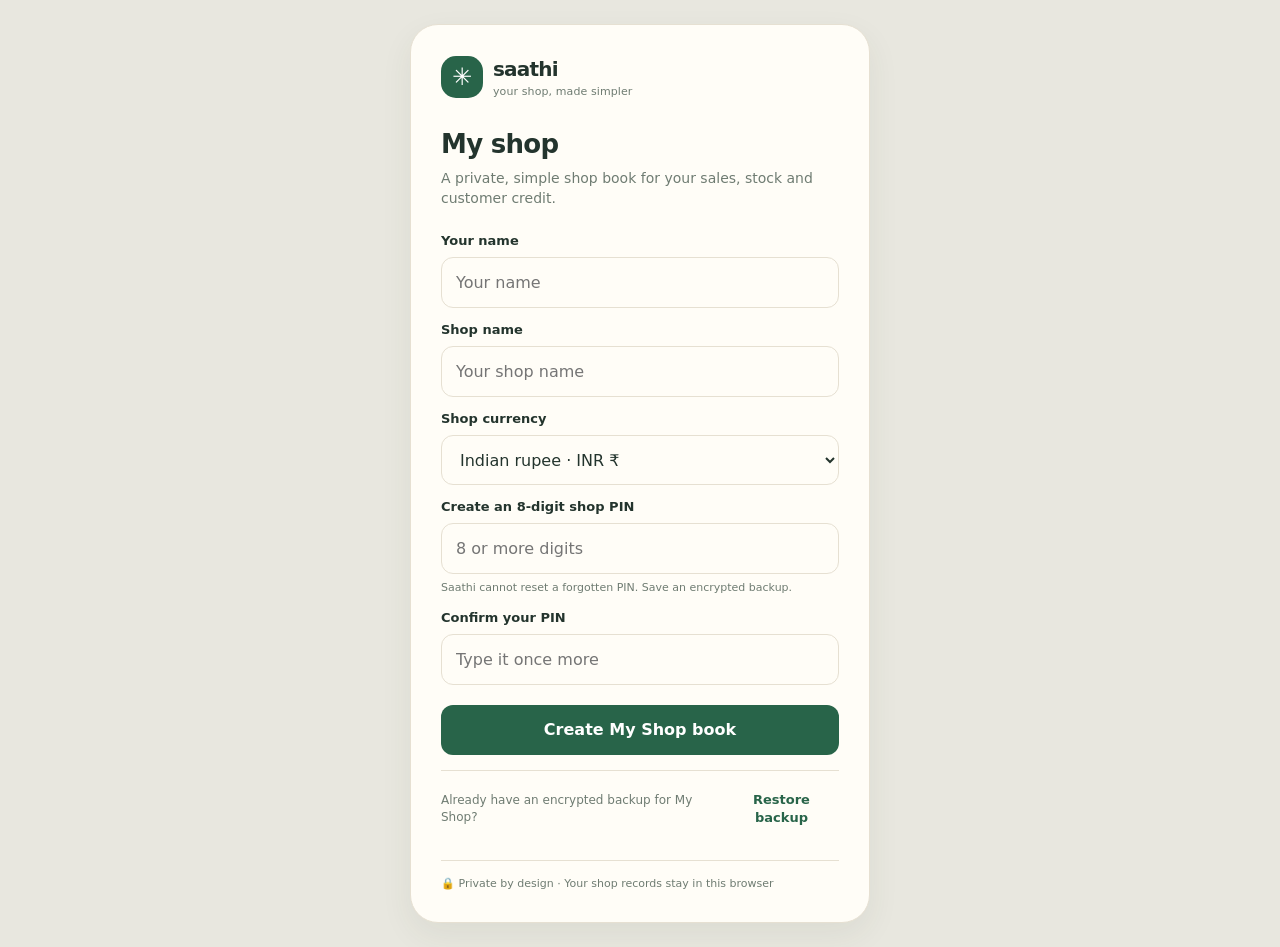
<file: index.html>
<!doctype html>
<html lang="en">
<head>
  <meta charset="utf-8">
  <meta name="viewport" content="width=device-width, initial-scale=1, viewport-fit=cover">
  <meta name="apple-mobile-web-app-capable" content="yes">
  <meta name="apple-mobile-web-app-status-bar-style" content="default">
  <meta name="theme-color" content="#f6f2e7">
  <meta name="description" content="A simple, private, phone-first shop book for sales, stock and customer credit.">
  <meta name="referrer" content="no-referrer">
  <meta http-equiv="Content-Security-Policy" content="default-src 'self'; script-src 'self'; style-src 'self' 'unsafe-inline'; img-src 'self' data:; font-src 'self'; connect-src 'self'; manifest-src 'self'; worker-src 'self'; object-src 'none'; base-uri 'self'; form-action 'self'">
  <meta http-equiv="Permissions-Policy" content="microphone=(self)">
  <title>Saathi — Your shop, made simpler</title>
  <link rel="manifest" href="./manifest.json">
  <link rel="icon" href="./icon.svg" type="image/svg+xml">
  <link rel="stylesheet" href="./styles.css">
</head>
<body>
  <div class="ambient ambient-one" aria-hidden="true"></div>
  <div class="ambient ambient-two" aria-hidden="true"></div>

  <main id="unlockScreen" class="gate-screen">
    <div class="gate-card">
      <a class="brand" href="#" aria-label="Saathi home"><span class="brand-mark">✳</span><span><b>saathi</b><small>your shop, made simpler</small></span></a>
      <div id="gateContent"></div>
      <p class="gate-foot">🔒 Private by design · Your shop records stay in this browser</p>
    </div>
  </main>

  <div id="app" class="app-shell hidden">
    <header class="topbar">
      <a class="brand compact" href="#home" aria-label="Saathi dashboard"><span class="brand-mark">✳</span><span><b>saathi</b><small id="shopLabel">My shop</small></span></a>
      <div class="top-actions">
        <button class="small-button language-top" id="languageTopButton" aria-label="Change language">हिन्दी</button>
        <button class="icon-button" id="dictateButton" aria-label="Dictate an entry" title="Dictate an entry">🎙</button>
        <button class="icon-button" id="themeButton" aria-label="Switch theme" title="Switch theme">◐</button>
        <button class="icon-button" id="lockButton" aria-label="Lock app" title="Lock app">♙</button>
      </div>
    </header>

    <main class="content">
      <section class="view active" id="view-home">
        <div class="welcome-row"><div><p class="eyebrow" id="todayLabel">TODAY</p><h1 id="greeting">Namaste, Satyam Bhaiya</h1><p class="muted" id="shopGreeting">A clear view of your shop, at a glance.</p></div><button class="avatar-button" id="profileButton" aria-label="Shop profile">SB</button></div>
        <div id="setupNudge" class="setup-nudge hidden"><span class="nudge-icon">✦</span><div><b>Let's set up your shop</b><p>Add your first item with its buying and selling price. Saathi can then show your real profit.</p></div><button class="text-button" data-go="stock">Set up <span aria-hidden="true">›</span></button></div>
        <div class="metrics">
          <article class="metric-card metric-primary"><span class="metric-icon">↗</span><span class="metric-label">Sales today</span><strong id="todaySales">₹0</strong><small id="salesCount">No sales yet</small></article>
          <article class="metric-card"><span class="metric-icon">◉</span><span class="metric-label">Gross profit</span><strong id="todayProfit">₹0</strong><small>Based on item costs you enter</small></article>
          <article class="metric-card"><span class="metric-icon">▤</span><span class="metric-label">Money customers owe</span><strong id="totalDue">₹0</strong><small id="dueCount">No open balances</small></article>
        </div>
        <div class="section-title"><div><p class="eyebrow">QUICK ACTIONS</p><h2>What do you need?</h2></div></div>
        <div class="actions-grid">
          <button class="action-tile sale-tile" id="saleAction"><span class="action-icon">＋</span><span><b>Record a sale</b><small>Cash or customer credit</small></span><span class="chevron">›</span></button>
          <button class="action-tile" id="paymentAction"><span class="action-icon payment-icon">₹</span><span><b>Record a payment</b><small>Customer paid back</small></span><span class="chevron">›</span></button>
          <button class="action-tile" data-go="stock"><span class="action-icon stock-icon">▦</span><span><b>Check stock</b><small id="lowStockNote">See what is running low</small></span><span class="chevron">›</span></button>
          <button class="action-tile" data-go="reports"><span class="action-icon report-icon">▥</span><span><b>Monthly report</b><small>Sales, cost and profit</small></span><span class="chevron">›</span></button>
        </div>
        <section class="panel today-panel"><div class="panel-head"><div><p class="eyebrow">SHOP PULSE</p><h2>Today so far</h2></div><span class="status-pill" id="todayStatus"><i></i> Saved in this browser</span></div><div id="homeActivity" class="activity-list"></div><div id="emptyActivity" class="empty-state"><span>☀</span><b>Your day starts here</b><p>Your sales and payments will appear here as you add them.</p></div></section>
        <div class="privacy-strip" id="privacyStrip"><span>🔒</span><span><b>Your shop book is private.</b> It is encrypted in this browser with your PIN. Another browser has its own copy.</span><button class="text-button" data-go="more">Details</button></div>
      </section>

      <section class="view" id="view-ledger">
        <div class="page-heading"><p class="eyebrow">MONEY IN & OUT</p><h1>Credit book</h1><p class="muted">Know who owes you and what has been paid.</p></div>
        <div class="summary-band"><span>Still to collect</span><b id="ledgerDue">₹0</b><small id="ledgerPeople">No open balances</small></div>
        <div class="panel"><div class="panel-head"><div><p class="eyebrow">CUSTOMERS</p><h2>Open balances</h2></div><button class="small-button" id="newCreditButton">＋ Add credit</button></div><div id="customerList" class="customer-list"></div><div id="emptyCustomers" class="empty-state"><span>◎</span><b>No credit recorded</b><p>When a customer takes goods and will pay later, record it as credit.</p></div></div>
        <div class="panel"><div class="panel-head"><div><p class="eyebrow">RECENT</p><h2>Shop entries</h2></div><select id="ledgerFilter" class="select-small" aria-label="Filter entries"><option value="all">Everything</option><option value="sale">Sales</option><option value="payment">Payments</option><option value="credit">Credit</option></select></div><div id="ledgerActivity" class="activity-list"></div><div id="emptyLedger" class="empty-state"><span>▤</span><b>Your entries will show here</b><p>Keep a simple record as you go.</p></div></div>
      </section>

      <section class="view" id="view-stock">
        <div class="page-heading"><p class="eyebrow">ITEMS & INVENTORY</p><h1>Your stock</h1><p class="muted">Keep prices and quantities up to date.</p></div>
        <div class="stock-banner"><span class="banner-symbol">✦</span><div><b id="stockSummary">Start with the items you sell most.</b><p>Enter what you pay and what you charge. Saathi estimates the profit for each sale.</p></div></div>
        <div class="panel"><div class="panel-head"><div><p class="eyebrow">YOUR LIST</p><h2>Shop items <span id="itemCount" class="count-badge">0</span></h2></div><button class="small-button" id="addItemButton">＋ Add item</button></div><div id="itemList" class="item-list"></div><div id="emptyItems" class="empty-state"><span>▦</span><b>No items yet</b><p>Add the products Satyam Bhaiya sells to see sales and profit by item.</p><button class="button primary" id="addFirstItem">Add first item</button></div></div>
        <p class="safe-note">Prices are only used for your shop book. Saathi does not send orders or change supplier prices.</p>
      </section>

      <section class="view" id="view-reports">
        <div class="page-heading"><p class="eyebrow">A CLEARER MONTH END</p><h1>Reports</h1><p class="muted">A simple summary to help you plan your month.</p></div>
        <div class="report-controls"><label for="reportMonth">Choose month</label><input type="month" id="reportMonth"></div>
        <div class="report-grid"><article class="report-stat"><span>Sales</span><b id="reportSales">₹0</b><small>Recorded sales</small></article><article class="report-stat"><span>Estimated cost</span><b id="reportCost">₹0</b><small>From costs entered</small></article><article class="report-stat highlight"><span>Gross profit</span><b id="reportProfit">₹0</b><small>Before rent and other expenses</small></article><article class="report-stat"><span>Credit still due</span><b id="reportDue">₹0</b><small>As of today</small></article></div>
        <div class="panel"><div class="panel-head"><div><p class="eyebrow">AT A GLANCE</p><h2>Sales by item</h2></div></div><div id="popularItems" class="bar-list"></div><div id="emptyPopular" class="empty-state"><span>▥</span><b>Your first sale will start the report</b><p>Reports use only the entries saved in this browser.</p></div></div>
        <div class="panel export-panel"><div class="export-icon">⇩</div><div><h2>Take your records with you</h2><p>Download a spreadsheet for your monthly budget, or save an encrypted backup for another time.</p></div><div class="export-actions"><button class="button secondary" id="csvButton">Download monthly CSV</button><button class="button secondary" id="backupButton">Save encrypted backup</button></div></div>
      </section>

      <section class="view" id="view-more">
        <div class="page-heading"><p class="eyebrow">YOUR SHOP, YOUR WAY</p><h1>More</h1><p class="muted">Settings, privacy and plans.</p></div>
        <div class="panel settings-panel hidden" id="sampleNote"><div class="panel-head"><div><p class="eyebrow">GETTING STARTED</p><h2>Review your shop details</h2></div><span class="lock-badge">Edit anytime</span></div><p class="small-copy">This shop book starts with example prices, stock, sales and customer balances so you can explore the app. Replace them with your actual shop records before relying on the totals.</p></div>
        <div class="panel settings-panel"><div class="panel-head"><div><p class="eyebrow">SHOP PROFILE</p><h2 id="profileTitle">Satyam Bhaiya's shop</h2></div><button class="small-button" id="editProfile">Edit</button></div><p class="muted small-copy" id="editionLabel">Personal shop setup</p></div>
        <div class="panel settings-panel"><div class="panel-head"><div><p class="eyebrow">DISPLAY</p><h2>Easy on the eyes</h2></div></div><div class="setting-row"><div class="setting-symbol">◐</div><div><b>Dark mode</b><small>Use a softer screen in low light</small></div><button class="switch" id="themeSwitch" role="switch" aria-checked="false" aria-label="Dark mode"><span></span></button></div><div class="setting-row"><div class="setting-symbol">अ</div><div><b>Language</b><small>English or हिन्दी</small></div><button class="small-button" id="languageButton">हिन्दी</button></div><div class="setting-row"><div class="setting-symbol">¤</div><div><b>Shop currency</b><small>Changing this does not convert older amounts</small></div><select class="select-small" id="currencySelect" aria-label="Shop currency"><option value="INR">INR ₹</option><option value="USD">USD $</option><option value="EUR">EUR €</option><option value="GBP">GBP £</option><option value="AED">AED د.إ</option><option value="AUD">AUD A$</option><option value="CAD">CAD C$</option><option value="JPY">JPY ¥</option><option value="MXN">MXN $</option><option value="BRL">BRL R$</option><option value="ZAR">ZAR R</option></select></div><div class="setting-row"><div class="setting-symbol">↓</div><div><b>Install on this phone</b><small>Use Saathi like an app</small></div><button class="small-button" id="installButton">Install</button></div></div>
        <div class="panel settings-panel" id="recordsPanel"><div class="panel-head"><div><p class="eyebrow">YOUR RECORDS</p><h2>Private & portable</h2></div><span class="lock-badge">🔒 Encrypted</span></div><p class="small-copy">Records are encrypted in this browser with your PIN. They are not uploaded to Saathi. Each browser has its own copy. To move records, save a backup here, open the same shop link in the other browser, then restore the backup with the same PIN. New entries will not sync between browsers. Keep the backup file private.</p><div class="setting-actions"><button class="button secondary" id="settingsBackup">Save encrypted backup</button><button class="button secondary" id="restoreButton">Restore backup</button><button class="button secondary" id="changePinButton">Change PIN</button><button class="button secondary" id="settingsCsv">Download CSV</button></div><input id="restoreFile" class="hidden" type="file" accept="application/json,.json"></div>
        <section class="plans-block"><div class="page-heading"><p class="eyebrow">GROW AS YOU GO</p><h2>Simple plans for small shops</h2><p class="muted">Start free. Pay only when an upgrade saves you time.</p></div><div class="plan-grid"><article class="plan-card"><span class="plan-label">START HERE</span><h3>Free</h3><div class="plan-price">₹0 <small>forever</small></div><p>For one shop owner learning what sells.</p><ul><li>Sales, stock and customer credit book</li><li>Works offline on one phone</li><li>Encrypted records and monthly export</li><li>No ads, no payment details collected</li></ul><span class="plan-status">Included now</span></article><article class="plan-card plan-featured"><span class="plan-label">WHEN YOU NEED SYNC</span><h3>Shop Plus</h3><div class="plan-price">₹149 <small>/ month (proposed)</small></div><p>For owners who need their records on a new phone too.</p><ul><li>Encrypted backup and sync across 2 phones</li><li>Automatic weekly backup reminders</li><li>Faster help setting up your shop</li><li>Cancel any time</li></ul><span class="plan-status future">Planned · not for sale</span></article><article class="plan-card"><span class="plan-label">FOR A BUSIER SHOP</span><h3>Shop Team</h3><div class="plan-price">₹399 <small>/ month (proposed)</small></div><p>For shops with staff, more items and more to track.</p><ul><li>Up to 4 staff PINs with activity history</li><li>More than one counter or outlet</li><li>Supplier and restock planning</li><li>Shareable monthly summaries</li></ul><span class="plan-status future">Planned · not for sale</span></article></div><p class="pricing-note">The paid features and prices are proposals. Saathi does not currently charge, sync to the cloud, or share your information.</p></section>
        <div class="guardrail-card"><span>✦</span><div><b>Built to prevent costly mix-ups</b><p>Saathi checks stock before recording a sale, prevents collecting more than a customer's balance, and keeps old entries unchanged. Always check the amount before saving.</p></div></div>
        <div class="about-row"><span>Saathi is an independent shop book, not a bank or tax advisor.</span></div>
      </section>
    </main>

    <nav class="bottom-nav" aria-label="Main navigation"><button class="nav-item active" data-view="home"><span>⌂</span><small>Home</small></button><button class="nav-item" data-view="ledger"><span>▤</span><small>Credit</small></button><button class="nav-item" data-view="stock"><span>▦</span><small>Stock</small></button><button class="nav-item" data-view="reports"><span>▥</span><small>Reports</small></button><button class="nav-item" data-view="more"><span>•••</span><small>More</small></button></nav>
  </div>

  <dialog id="dialog" class="app-dialog"><form method="dialog" id="dialogForm"><div class="dialog-top"><span class="dialog-mark">✳</span><button type="button" class="dialog-close" id="closeDialog" aria-label="Close">×</button></div><div id="dialogBody"></div><div class="dialog-actions" id="dialogActions"></div></form></dialog>
  <div id="toast" class="toast" role="status" aria-live="polite"></div>
  <script src="./app-v2.js" defer></script>
</body>
</html>
</file>
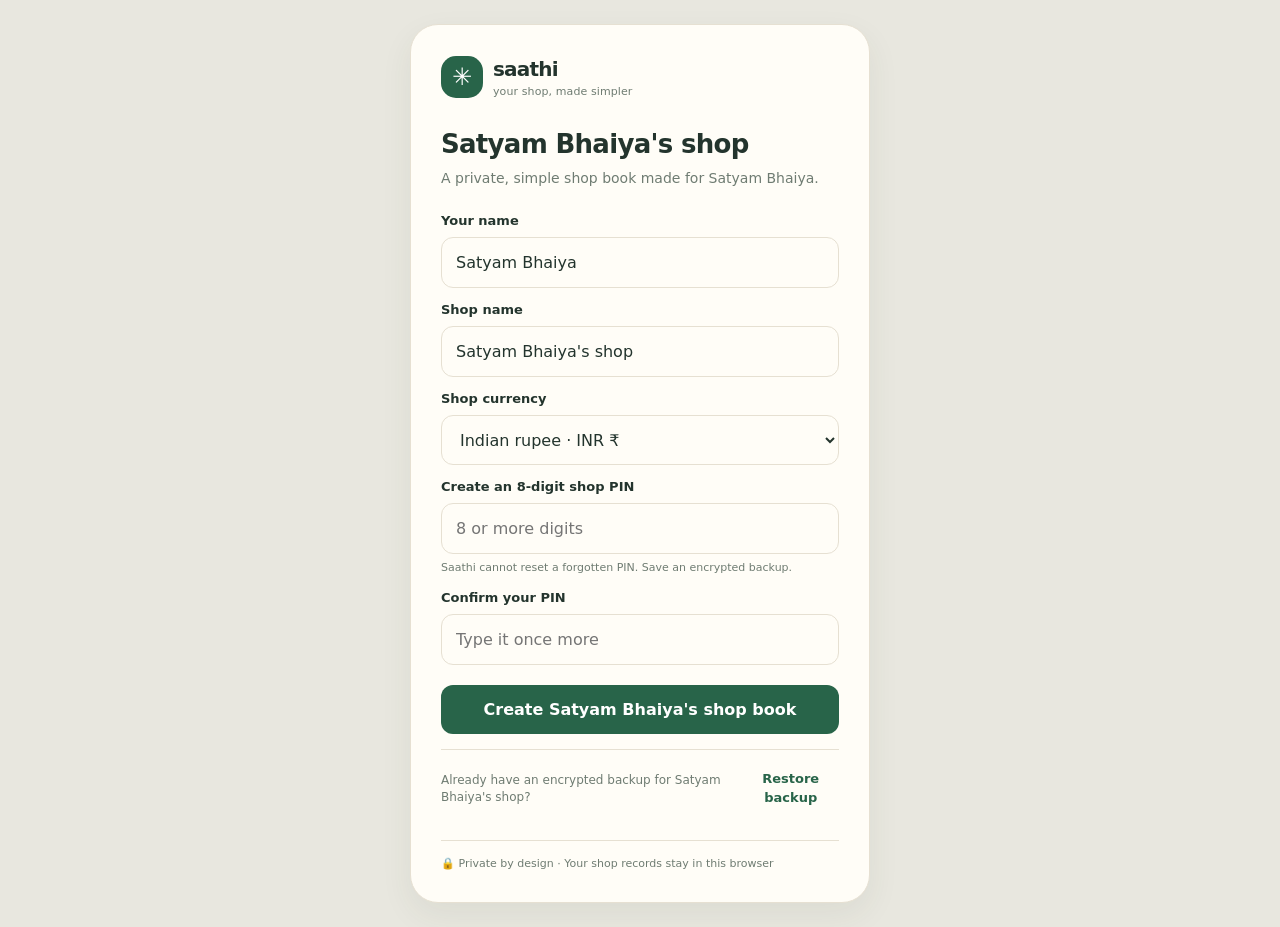
<file: satyam/index.html>
<!doctype html>
<html lang="en">
<head>
  <meta charset="utf-8">
  <meta name="viewport" content="width=device-width, initial-scale=1">
  <meta http-equiv="refresh" content="0; url=../start-v2.html?edition=satyam">
  <title>Saathi for Satyam Bhaiya</title>
  <style>body{margin:0;min-height:100vh;display:grid;place-items:center;background:#f6f2e7;color:#23342d;font:16px system-ui,sans-serif}.card{max-width:340px;margin:20px;padding:24px;border:1px solid #e6e0d2;border-radius:20px;background:#fffdf7;text-align:center}a{color:#286449;font-weight:700}</style>
</head>
<body><main class="card"><h1>Saathi for Satyam Bhaiya</h1><p>Opening the personal shop setup…</p><a href="../start-v2.html?edition=satyam">Tap here if you are not redirected</a></main></body>
</html>
</file>
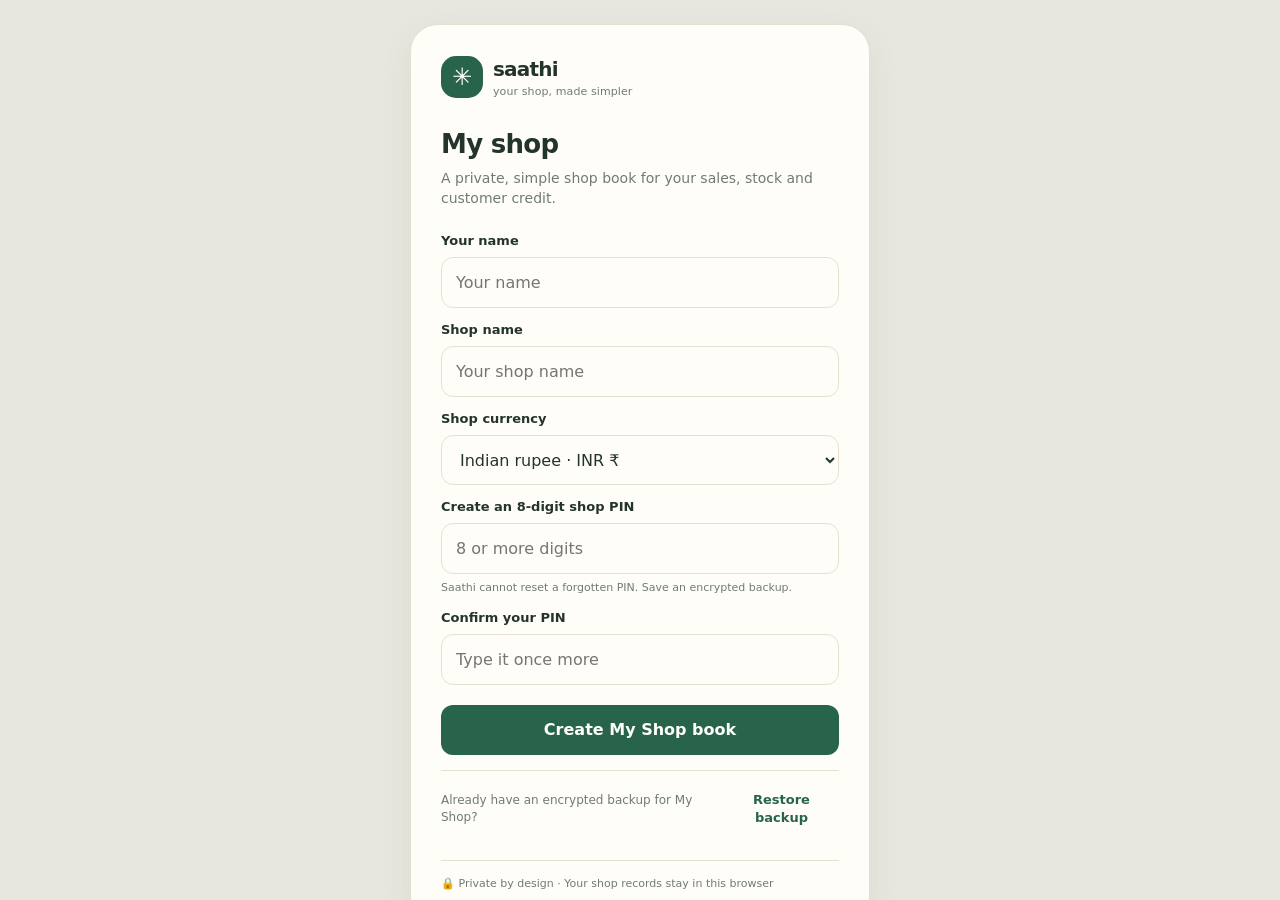
<file: shop/index.html>
<!doctype html>
<html lang="en">
<head>
  <meta charset="utf-8">
  <meta name="viewport" content="width=device-width, initial-scale=1">
  <meta http-equiv="refresh" content="0; url=../start-v2.html?edition=community">
  <title>Saathi for any shop</title>
  <style>body{margin:0;min-height:100vh;display:grid;place-items:center;background:#f6f2e7;color:#23342d;font:16px system-ui,sans-serif}.card{max-width:340px;margin:20px;padding:24px;border:1px solid #e6e0d2;border-radius:20px;background:#fffdf7;text-align:center}a{color:#286449;font-weight:700}</style>
</head>
<body><main class="card"><h1>Saathi for any shop</h1><p>Opening a fresh community shop setup…</p><a href="../start-v2.html?edition=community">Tap here if you are not redirected</a></main></body>
</html>
</file>
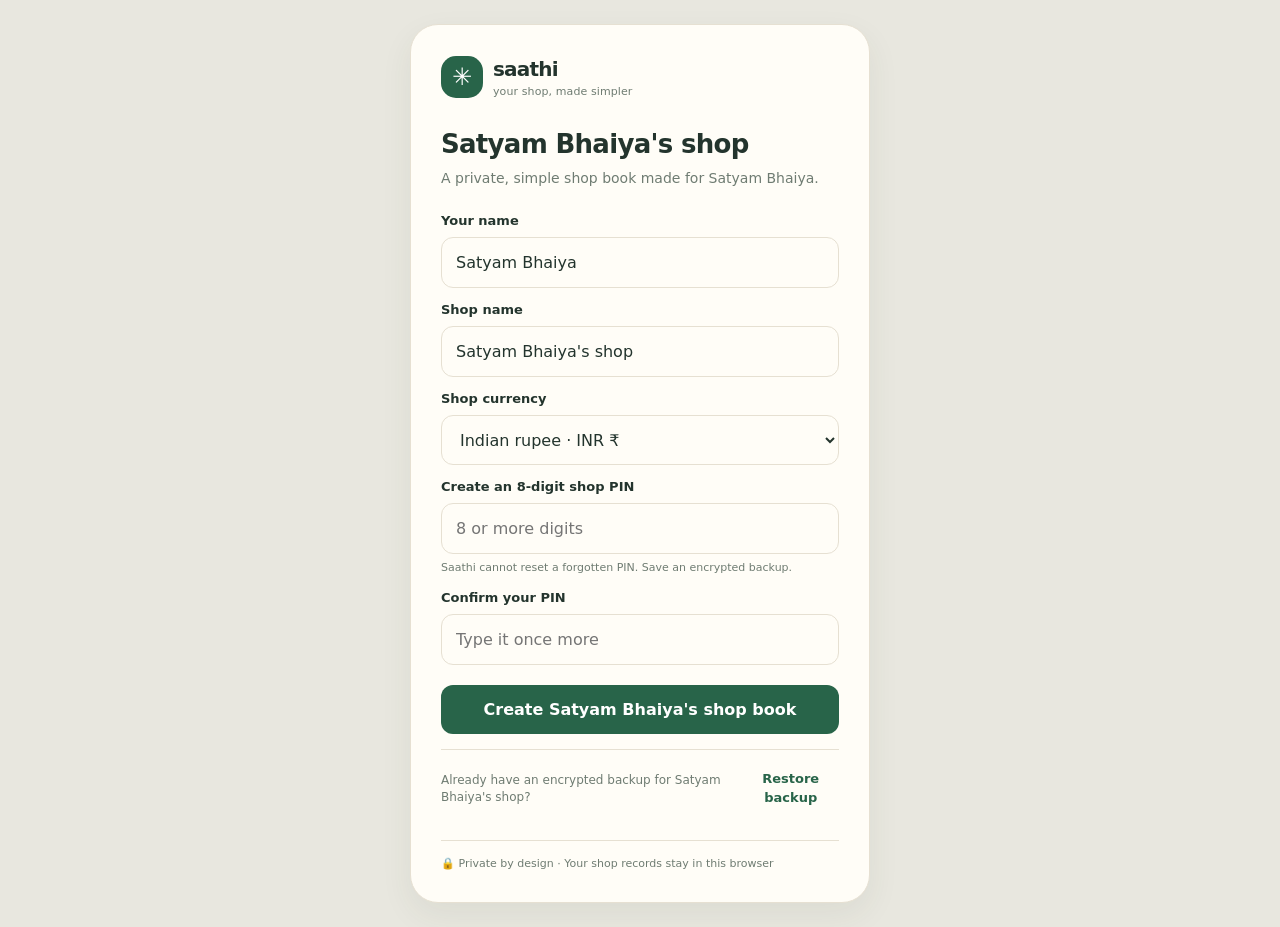
<file: satyam/book/index.html>
<!doctype html>
<html lang="en">
<head>
  <meta charset="utf-8">
  <meta name="viewport" content="width=device-width, initial-scale=1">
  <meta http-equiv="refresh" content="0; url=../../start-v2.html?edition=satyam&amp;starter=1">
  <title>Saathi for Satyam Bhaiya</title>
  <style>body{margin:0;min-height:100vh;display:grid;place-items:center;background:#f6f2e7;color:#23342d;font:16px system-ui,sans-serif}.card{max-width:340px;margin:20px;padding:24px;border:1px solid #e6e0d2;border-radius:20px;background:#fffdf7;text-align:center}a{color:#286449;font-weight:700}</style>
</head>
<body><main class="card"><h1>Saathi for Satyam Bhaiya</h1><p>Opening your shop book…</p><a href="../../start-v2.html?edition=satyam&amp;starter=1">Tap here if you are not redirected</a></main></body>
</html>
</file>
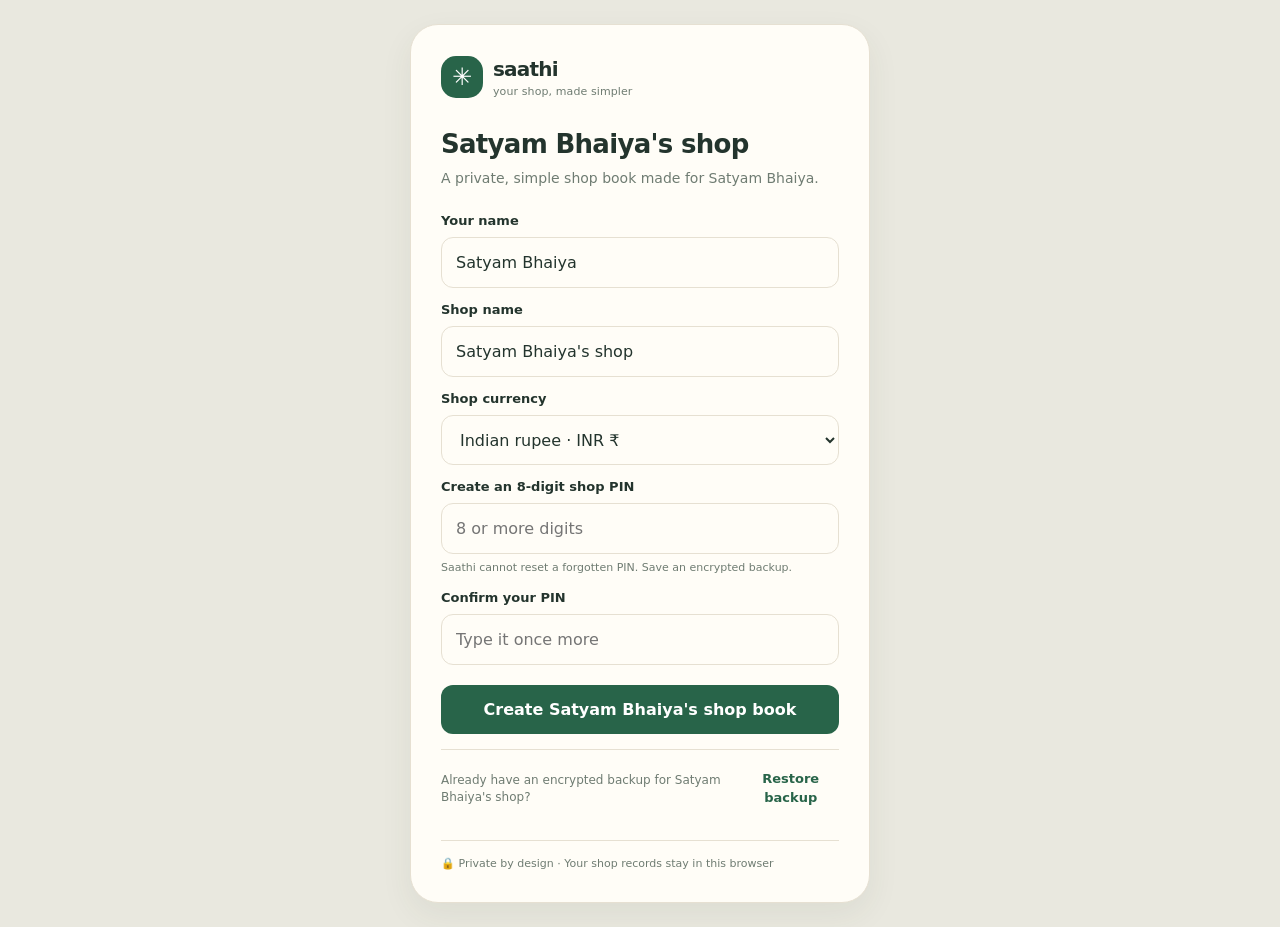
<file: satyam/demo/index.html>
<!doctype html>
<html lang="en"><head><meta charset="utf-8"><meta name="viewport" content="width=device-width, initial-scale=1"><meta http-equiv="refresh" content="0; url=../book/"><title>Saathi for Satyam Bhaiya</title></head><body><p><a href="../book/">Open Saathi for Satyam Bhaiya</a></p></body></html>
</file>
<file: styles.css>
:root{color-scheme:light;--ink:#23342d;--muted:#6f7c72;--paper:#f6f2e7;--card:#fffdf7;--line:#e6e0d2;--green:#286449;--green-deep:#1e4d39;--green-pale:#e8f0e6;--gold:#d99a3f;--gold-pale:#f7edd9;--blue:#6888a0;--blue-pale:#e9f0f4;--shadow:0 12px 32px rgba(54,65,48,.07);--surface-soft:#f4f0e5;--focus:#548b71}
*{box-sizing:border-box}html{min-height:100%;background:var(--paper)}body{margin:0;min-height:100vh;color:var(--ink);font-family:system-ui,-apple-system,"Segoe UI",Roboto,Arial,sans-serif;font-size:16px;line-height:1.45;background:radial-gradient(ellipse at var(--glow-x,12%) var(--glow-y,12%),rgba(221,184,112,.16),transparent 30rem),radial-gradient(ellipse at 85% 15%,rgba(97,142,109,.12),transparent 34rem),var(--paper);background-attachment:fixed;transition:background-color .25s,color .25s}
body:before{position:fixed;inset:0;content:"";pointer-events:none;opacity:.18;background-image:radial-gradient(#836c4930 .8px,transparent .8px);background-size:22px 22px;mask-image:linear-gradient(to bottom,black,transparent 70%);z-index:-1}.ambient{position:fixed;pointer-events:none;border-radius:50%;filter:blur(65px);opacity:.14;z-index:-1}.ambient-one{width:180px;height:180px;left:calc(var(--glow-x,15%) - 90px);top:calc(var(--glow-y,20%) - 90px);background:#dfae57;transition:left .4s ease,top .4s ease}.ambient-two{width:220px;height:220px;right:-80px;bottom:15%;background:#668f70}.hidden{display:none!important}button,input,select{font:inherit}button{color:inherit}button:focus-visible,a:focus-visible,input:focus-visible,select:focus-visible{outline:3px solid var(--focus);outline-offset:3px}button:disabled{opacity:.45;cursor:not-allowed}.gate-screen{min-height:100vh;display:grid;place-items:center;padding:24px}.gate-card{background:var(--card);border:1px solid var(--line);border-radius:28px;padding:30px;width:min(100%,460px);box-shadow:var(--shadow)}.brand{display:inline-flex;align-items:center;gap:10px;color:var(--ink);text-decoration:none}.brand-mark{display:grid;place-items:center;background:var(--green);color:#fff;width:42px;height:42px;border-radius:15px;font-size:24px}.brand b{font-size:20px;letter-spacing:-.8px}.brand small{display:block;color:var(--muted);font-size:11px;letter-spacing:.1px}.gate-card h1{font-size:26px;line-height:1.15;letter-spacing:-.7px;margin:30px 0 8px}.gate-copy{color:var(--muted);margin:0 0 24px;font-size:14px}.gate-foot{border-top:1px solid var(--line);padding-top:15px;margin:24px 0 0;font-size:11px;color:var(--muted)}.form-stack{display:grid;gap:13px}.field{display:grid;gap:6px}.field label{font-size:13px;font-weight:700}.field input,.field select{border:1px solid var(--line);border-radius:12px;background:var(--card);color:var(--ink);padding:13px 14px;min-height:50px;width:100%}.field-help{font-size:11px;color:var(--muted)}.gate-choice{display:grid;gap:9px;margin:16px 0}.choice-card{display:flex;align-items:flex-start;gap:12px;border:1px solid var(--line);border-radius:14px;padding:13px;background:var(--card);cursor:pointer}.choice-card:has(input:checked){border-color:var(--green);background:var(--green-pale)}.choice-card input{accent-color:var(--green);margin-top:4px}.choice-card b{display:block;font-size:14px}.choice-card small{display:block;color:var(--muted);font-size:12px;margin-top:2px}.button{border:0;border-radius:12px;padding:13px 16px;min-height:48px;font-weight:750;cursor:pointer;transition:transform .15s,filter .15s}.button:active,.action-tile:active{transform:scale(.985)}.button.primary{color:white;background:var(--green)}.button.secondary{color:var(--green);background:var(--green-pale);border:1px solid #d6e4d5}.button.full{width:100%;margin-top:7px}.text-button{border:0;background:transparent;color:var(--green);font-size:13px;font-weight:750;padding:8px 2px}.form-error{margin:0;color:#986d26;font-size:12px;font-weight:650}.gate-switch{display:flex;justify-content:space-between;align-items:center;margin-top:15px;border-top:1px solid var(--line);padding-top:12px;color:var(--muted);font-size:12px}
.app-shell{max-width:480px;min-height:100dvh;margin:auto;padding:0 16px 104px}.topbar{height:76px;display:flex;justify-content:space-between;align-items:center;border-bottom:1px solid color-mix(in srgb,var(--line),transparent 20%);position:relative;z-index:1}.brand.compact .brand-mark{width:38px;height:38px;border-radius:13px}.brand.compact b{font-size:17px}.brand.compact small{font-size:10px}.top-actions{display:flex;gap:9px}.icon-button,.avatar-button{border:1px solid var(--line);background:var(--card);border-radius:14px;width:44px;height:44px;font-size:19px;display:grid;place-items:center;cursor:pointer}.content{padding:24px 0 20px}.view{display:none;animation:appear .2s ease}.view.active{display:block}@keyframes appear{from{opacity:.35;transform:translateY(4px)}to{opacity:1;transform:translateY(0)}}.welcome-row{display:flex;align-items:center;justify-content:space-between;margin:4px 0 24px}.eyebrow{font-size:10px;letter-spacing:1.25px;font-weight:800;color:var(--muted);margin:0 0 4px}.welcome-row h1,.page-heading h1{font-size:28px;letter-spacing:-.85px;line-height:1.12;margin:0 0 6px}.muted{color:var(--muted);font-size:14px;margin:0}.avatar-button{border-radius:50%;background:var(--gold-pale);color:#79571e;border:0;font-size:15px;font-weight:800}.metrics{display:grid;grid-template-columns:repeat(3,1fr);gap:12px}.metric-card{background:var(--card);border:1px solid var(--line);border-radius:18px;padding:17px 18px;min-height:125px;box-shadow:var(--shadow);position:relative}.metric-card.metric-primary{background:var(--green-deep);border-color:var(--green-deep);color:#fff}.metric-icon{position:absolute;right:16px;top:14px;color:var(--green);font-size:17px}.metric-primary .metric-icon{color:#d0e2ce}.metric-label{font-size:12px;color:var(--muted);font-weight:650;display:block;max-width:80%}.metric-primary .metric-label{color:#dce7dd}.metric-card strong{display:block;font-size:28px;letter-spacing:-.7px;margin:12px 0 3px}.metric-card small{font-size:11px;color:var(--muted)}.metric-primary small{color:#d4e0d5}.section-title{margin:28px 0 12px}.section-title h2,.panel h2{font-size:17px;letter-spacing:-.35px;margin:0}.actions-grid{display:grid;grid-template-columns:repeat(2,1fr);gap:10px}.action-tile{border:1px solid var(--line);background:var(--card);min-height:76px;border-radius:17px;padding:12px;display:flex;align-items:center;gap:11px;text-align:left;box-shadow:0 5px 18px rgba(54,65,48,.035);cursor:pointer}.action-tile.sale-tile{background:var(--green-pale);border-color:#d5e3d4}.action-icon{width:42px;height:42px;border-radius:14px;background:var(--green);color:white;display:grid;place-items:center;font-size:22px;flex:0 0 auto}.payment-icon{background:var(--gold-pale);color:#825d1e}.stock-icon{background:var(--blue-pale);color:#426b82}.report-icon{background:#f2ebe2;color:#7c684e}.action-tile b{display:block;font-size:14px}.action-tile small{font-size:11px;color:var(--muted);display:block;margin-top:3px}.chevron{margin-left:auto;color:var(--muted);font-size:22px}.panel{margin-top:16px;padding:19px;background:var(--card);border:1px solid var(--line);border-radius:19px;box-shadow:var(--shadow)}.panel-head{display:flex;justify-content:space-between;align-items:center;gap:10px;margin-bottom:12px}.panel-head h2{font-size:16px}.status-pill{font-size:10px;color:var(--green);background:var(--green-pale);border-radius:999px;padding:6px 9px;white-space:nowrap}.status-pill i{display:inline-block;width:6px;height:6px;background:#69a276;border-radius:50%;margin-right:4px}.activity-list,.customer-list,.item-list{display:grid}.activity-row,.customer-row,.item-row{display:flex;justify-content:space-between;align-items:center;gap:12px;border-top:1px solid var(--line);padding:12px 0}.activity-row:first-child,.customer-row:first-child,.item-row:first-child{border-top:0}.row-main{display:flex;align-items:center;gap:11px;min-width:0}.row-icon{width:36px;height:36px;flex:0 0 auto;border-radius:12px;background:var(--green-pale);color:var(--green);display:grid;place-items:center;font-weight:800}.row-title{font-size:13px;font-weight:750;display:block;overflow:hidden;text-overflow:ellipsis;white-space:nowrap}.row-sub{font-size:11px;color:var(--muted);display:block}.row-value{text-align:right;font-size:13px;font-weight:800;white-space:nowrap}.row-value small{display:block;font-size:10px;color:var(--muted);font-weight:500}.row-value.in{color:var(--green)}.row-value.out{color:#7b5f2b}.empty-state{display:none;text-align:center;padding:22px 10px;color:var(--muted)}.empty-state.show{display:block}.empty-state>span{font-size:24px;color:var(--green);display:block;margin-bottom:6px}.empty-state b{display:block;color:var(--ink);font-size:14px}.empty-state p{max-width:330px;margin:5px auto 12px;font-size:12px}.privacy-strip{display:flex;align-items:center;gap:9px;padding:13px 3px;color:var(--muted);font-size:11px}.privacy-strip b{color:var(--ink)}.privacy-strip .text-button{margin-left:auto;white-space:nowrap}
.setup-nudge,.stock-banner,.guardrail-card{display:flex;align-items:center;gap:12px;background:var(--gold-pale);border:1px solid #eddfbd;border-radius:16px;padding:13px 15px;margin:0 0 16px}.nudge-icon,.banner-symbol,.guardrail-card>span{width:34px;height:34px;border-radius:11px;background:#fff9eb;color:#9a702e;display:grid;place-items:center;flex:0 0 auto}.setup-nudge b,.stock-banner b,.guardrail-card b{font-size:13px}.setup-nudge p,.stock-banner p,.guardrail-card p{font-size:11px;color:var(--muted);margin:2px 0 0}.setup-nudge .text-button{margin-left:auto;white-space:nowrap}
.page-heading{margin:7px 0 20px}.page-heading h1{font-size:29px;margin-bottom:6px}.page-heading h2{font-size:21px;letter-spacing:-.4px;margin:0 0 6px}.summary-band{background:var(--green-deep);border-radius:18px;color:#fff;padding:18px 20px;margin-bottom:15px;display:grid;grid-template-columns:1fr auto;align-items:center}.summary-band span{font-size:12px;color:#d9e4dc}.summary-band b{grid-row:span 2;font-size:26px}.summary-band small{font-size:11px;color:#c1d3c5}.small-button,.select-small{background:var(--green-pale);border:1px solid #d8e6d7;border-radius:10px;color:var(--green);padding:9px 11px;font-size:12px;font-weight:750;white-space:nowrap;min-height:40px}.select-small{background:var(--card);color:var(--ink);border-color:var(--line)}.customer-row .balance{font-size:14px;font-weight:800;color:var(--green)}.customer-actions{display:flex;align-items:center;gap:8px}.customer-actions button{border:1px solid var(--line);background:var(--card);border-radius:9px;padding:8px 10px;color:var(--green);font-size:11px;font-weight:750}.stock-banner{margin:0 0 15px;background:var(--blue-pale);border-color:#d7e3e8}.stock-banner .banner-symbol{background:#f5fbfd;color:#52798d}.count-badge{font-size:11px;border-radius:999px;background:var(--surface-soft);padding:4px 7px;color:var(--muted);vertical-align:2px}.item-price{text-align:right}.item-price b{display:block;font-size:13px}.item-price small{font-size:10px;color:var(--muted)}.item-actions{display:flex;gap:7px;margin-left:7px}.item-actions button{border:0;background:var(--surface-soft);color:var(--muted);padding:8px;border-radius:9px;font-size:11px}.safe-note{font-size:11px;color:var(--muted);text-align:center;padding:10px}.report-controls{display:flex;align-items:center;gap:12px;margin:0 0 15px;color:var(--muted);font-size:12px}.report-controls input{border:1px solid var(--line);border-radius:10px;padding:9px 11px;background:var(--card);color:var(--ink)}.report-grid{display:grid;grid-template-columns:repeat(2,1fr);gap:10px}.report-stat{display:flex;flex-direction:column;background:var(--card);border:1px solid var(--line);border-radius:16px;padding:14px;min-height:105px}.report-stat span{font-size:11px;color:var(--muted)}.report-stat b{font-size:22px;letter-spacing:-.4px;margin:7px 0}.report-stat small{font-size:10px;color:var(--muted)}.report-stat.highlight{background:var(--green-pale);border-color:#d6e4d5}.report-stat.highlight b{color:var(--green)}.bar-row{margin:14px 0}.bar-meta{display:flex;justify-content:space-between;font-size:12px}.bar-meta span:last-child{font-weight:800}.bar-track{height:8px;background:var(--surface-soft);border-radius:99px;margin-top:6px;overflow:hidden}.bar-fill{height:100%;border-radius:99px;background:linear-gradient(90deg,var(--green),#79a477)}.export-panel{display:grid;grid-template-columns:42px 1fr;gap:12px;align-items:start}.export-icon{width:40px;height:40px;border-radius:13px;background:var(--gold-pale);display:grid;place-items:center;font-size:21px;color:#866326}.export-panel h2{margin:0 0 4px}.export-panel p{font-size:12px;color:var(--muted);margin:0}.export-actions{grid-column:1/-1;display:flex;gap:8px;flex-wrap:wrap}.export-actions .button{flex:1}
.settings-panel{margin-bottom:12px}.small-copy{font-size:12px;color:var(--muted);margin:5px 0 12px}.setting-row{display:flex;align-items:center;gap:12px;border-top:1px solid var(--line);padding:13px 0}.setting-symbol{width:34px;height:34px;border-radius:11px;background:var(--surface-soft);display:grid;place-items:center;color:var(--green);font-weight:800}.setting-row>div:nth-child(2){flex:1}.setting-row b{font-size:13px;display:block}.setting-row small{font-size:11px;color:var(--muted);display:block}.switch{width:48px;height:29px;background:#d5d8d2;border:0;border-radius:999px;padding:3px;cursor:pointer}.switch span{height:23px;width:23px;background:white;display:block;border-radius:50%;box-shadow:0 1px 3px #0002;transition:transform .18s}.switch[aria-checked="true"]{background:var(--green)}.switch[aria-checked="true"] span{transform:translateX(19px)}.lock-badge{font-size:10px;color:var(--green);background:var(--green-pale);border-radius:999px;padding:7px 10px;white-space:nowrap}.setting-actions{display:flex;gap:8px;flex-wrap:wrap}.setting-actions .button{font-size:12px;padding:9px 12px;min-height:42px}.plans-block{padding-top:18px}.plans-block .page-heading{margin-bottom:12px}.plan-grid{display:grid;gap:10px}.plan-card{position:relative;background:var(--card);border:1px solid var(--line);border-radius:18px;padding:17px}.plan-card.plan-featured{border:2px solid var(--green);background:linear-gradient(145deg,var(--card),var(--green-pale))}.plan-label{display:inline-block;font-size:9px;letter-spacing:1px;font-weight:850;color:var(--green);background:var(--green-pale);border-radius:99px;padding:5px 8px}.plan-card h3{font-size:18px;margin:9px 0 0}.plan-price{font-weight:850;font-size:24px;margin:4px 0}.plan-price small{font-size:10px;color:var(--muted);font-weight:600}.plan-card>p{font-size:11px;color:var(--muted);margin:0 0 8px}.plan-card ul{list-style:none;padding:0;margin:0 0 13px;display:grid;gap:5px}.plan-card li{font-size:11px}.plan-card li:before{content:'✓';color:var(--green);font-weight:900;margin-right:7px}.plan-status{display:block;border-top:1px solid var(--line);padding-top:10px;color:var(--green);font-size:10px;font-weight:800}.plan-status.future{color:#7a6a43}.pricing-note{font-size:10px;color:var(--muted);margin:10px 2px 16px}.guardrail-card{align-items:flex-start;background:var(--green-pale);border-color:#d8e6d7;margin:12px 0}.guardrail-card>span{background:#f9fff8;color:var(--green)}.about-row{display:flex;justify-content:space-between;align-items:center;gap:12px;font-size:10px;color:var(--muted);padding:8px 2px}
.bottom-nav{position:fixed;z-index:3;bottom:0;left:50%;transform:translateX(-50%);width:min(100%,480px);display:grid;grid-template-columns:repeat(5,1fr);padding:7px max(10px,env(safe-area-inset-left)) calc(7px + env(safe-area-inset-bottom));background:color-mix(in srgb,var(--card),transparent 4%);border:1px solid var(--line);border-bottom:0;border-radius:18px 18px 0 0;box-shadow:0 -8px 25px rgba(40,55,42,.08);backdrop-filter:blur(16px)}.nav-item{border:0;background:transparent;display:grid;justify-items:center;gap:2px;color:var(--muted);padding:4px 2px;cursor:pointer}.nav-item span{font-size:20px;line-height:1.1}.nav-item small{font-size:10px;font-weight:650}.nav-item.active{color:var(--green)}.nav-item.active span{transform:translateY(-1px)}
.app-dialog{width:min(460px,calc(100% - 26px));max-height:min(88dvh,760px);border:1px solid var(--line);border-radius:23px;padding:20px;background:var(--card);color:var(--ink);box-shadow:0 25px 80px #1e342c35}.app-dialog::backdrop{background:rgba(26,41,32,.44);backdrop-filter:blur(4px)}.dialog-top{display:flex;justify-content:space-between;align-items:center;margin-bottom:14px}.dialog-mark{width:34px;height:34px;border-radius:12px;display:grid;place-items:center;background:var(--green);color:#fff;font-size:19px}.dialog-close{width:36px;height:36px;border:0;background:var(--surface-soft);border-radius:50%;font-size:22px;color:var(--muted)}.app-dialog h2{font-size:21px;letter-spacing:-.4px;margin:0 0 5px}.dialog-copy{font-size:12px;color:var(--muted);margin:0 0 18px}.dialog-fields{display:grid;gap:13px;max-height:54dvh;overflow:auto;padding:2px}.dialog-actions{display:flex;justify-content:flex-end;gap:8px;margin-top:17px}.dialog-actions .button{min-width:100px}.toast{position:fixed;left:50%;bottom:calc(82px + env(safe-area-inset-bottom));transform:translate(-50%,15px);z-index:6;background:var(--ink);color:#fff;border-radius:13px;padding:11px 16px;max-width:calc(100% - 28px);font-size:12px;box-shadow:0 8px 24px #0002;opacity:0;pointer-events:none;transition:.18s}.toast.show{opacity:1;transform:translate(-50%,0)}
body.dark{color-scheme:dark;--ink:#edf2e9;--muted:#a4b2a6;--paper:#17251d;--card:#203229;--line:#34473a;--green:#85bd91;--green-deep:#2a5540;--green-pale:#2a4032;--gold:#d8aa60;--gold-pale:#453a26;--blue:#91b9ca;--blue-pale:#273b43;--shadow:0 12px 32px rgba(0,0,0,.15);--surface-soft:#2b3b31;--focus:#9acaaa}body.dark:before{opacity:.1}.dark .metric-primary{background:#254c39}.dark .metric-primary .metric-icon{color:#c4dfc7}.dark .status-pill{background:#2a4032}.dark .gate-card{background:var(--card)}.dark .dialog-close{background:var(--surface-soft)}.dark .plan-card.plan-featured{background:linear-gradient(145deg,var(--card),#2a4032)}
@media(min-width:760px){.app-shell{padding-bottom:40px}.content{padding-top:34px}.welcome-row{margin-bottom:28px}.metric-card{min-height:144px;padding:20px 22px}.metric-card strong{font-size:32px}.actions-grid{grid-template-columns:repeat(4,1fr)}.action-tile{min-height:115px;align-items:flex-start;flex-wrap:wrap}.action-tile>span:nth-child(2){width:calc(100% - 53px)}.action-tile .chevron{display:none}.panel{padding:22px}.bottom-nav{position:static;transform:none;width:100%;max-width:560px;margin:18px auto 0;border:1px solid var(--line);border-radius:16px;padding:7px}.plan-grid{grid-template-columns:repeat(3,1fr)}.plan-card{padding:17px}.plan-card li{font-size:10px}.report-grid{grid-template-columns:repeat(4,1fr)}}
@media(max-width:440px){.app-shell{padding:0 15px 100px}.topbar{height:65px}.content{padding-top:19px}.welcome-row h1{font-size:24px}.metrics{gap:7px}.metric-card{padding:13px 11px;min-height:116px;border-radius:15px}.metric-card strong{font-size:21px;margin-top:14px}.metric-label{font-size:10px;line-height:1.25}.metric-icon{top:10px;right:10px;font-size:14px}.metric-card small{font-size:9px;line-height:1.3}.action-tile{padding:10px;gap:8px;min-height:73px}.action-icon{width:36px;height:36px;border-radius:12px}.action-tile b{font-size:12px}.action-tile small{font-size:10px}.panel{padding:15px;border-radius:17px}.status-pill{font-size:9px;padding:5px 7px}.privacy-strip{align-items:flex-start}.privacy-strip .text-button{padding-top:0}.customer-actions button{padding:8px}.gate-card{padding:22px}.gate-card h1{font-size:24px}.export-actions{display:grid}.about-row{align-items:flex-start}.plan-card{padding:15px}}
@media(prefers-reduced-motion:reduce){*,*:before,*:after{scroll-behavior:auto!important;animation-duration:.01ms!important;animation-iteration-count:1!important;transition-duration:.01ms!important}.ambient-one{display:none}}
.small-button,.select-small,.customer-actions button{min-height:44px}.item-actions button,.report-controls input{min-height:44px}
@media(max-width:440px){.metric-card strong{font-size:clamp(17px,5.5vw,21px);white-space:nowrap}.metric-label{font-size:11px}.metric-card small,.action-tile small{font-size:10px}.action-tile b{font-size:13px}}
 .language-top{min-height:44px;padding:8px 10px;font-size:12px}
.dialog-fields textarea{border:1px solid var(--line);border-radius:12px;background:var(--card);color:var(--ink);padding:13px 14px;width:100%;resize:vertical;font:inherit;line-height:1.5}
@media(max-width:400px){.app-shell{padding-left:13px;padding-right:13px}.top-actions{gap:5px}.top-actions .icon-button{width:38px;height:40px;border-radius:12px}.language-top{min-height:40px;padding:7px 8px;font-size:11px}.brand.compact{gap:6px}.brand.compact .brand-mark{width:33px;height:33px}}

.metrics{grid-template-columns:repeat(2,minmax(0,1fr))}.metric-card:last-child{grid-column:1/-1;min-height:100px}
@media(min-width:520px){body{background:#e8e7df}.app-shell{background:var(--paper);box-shadow:0 0 32px rgba(40,55,42,.12)}}

@media(min-width:760px){.app-shell{padding-bottom:104px}.content{padding-top:24px}.welcome-row{margin-bottom:24px}.metric-card{min-height:116px;padding:13px 11px}.metric-card strong{font-size:21px}.actions-grid{grid-template-columns:repeat(2,minmax(0,1fr))}.action-tile{min-height:73px;align-items:center;flex-wrap:nowrap}.action-tile>span:nth-child(2){width:auto}.action-tile .chevron{display:block}.panel{padding:17px}.bottom-nav{position:fixed;left:50%;bottom:0;transform:translateX(-50%);width:min(100%,480px);max-width:480px;margin:0;border:1px solid var(--line);border-bottom:0;border-radius:18px 18px 0 0;padding:7px max(10px,env(safe-area-inset-left)) calc(7px + env(safe-area-inset-bottom))}.plan-grid{grid-template-columns:1fr}.plan-card{padding:15px}.plan-card li{font-size:11px}.report-grid{grid-template-columns:repeat(2,1fr)}}

.demo-banner{display:flex;gap:10px;align-items:center;background:var(--gold-pale);color:var(--ink);border:1px solid var(--line);border-radius:14px;padding:11px 13px;margin:12px 0 0;font-size:12px}.demo-banner b{font-size:10px;letter-spacing:.7px;color:var(--green);white-space:nowrap}body.demo-mode .customer-actions button,body.demo-mode .item-actions,body.demo-mode .actions-grid #saleAction,body.demo-mode .actions-grid #paymentAction{display:none!important}
</file>
